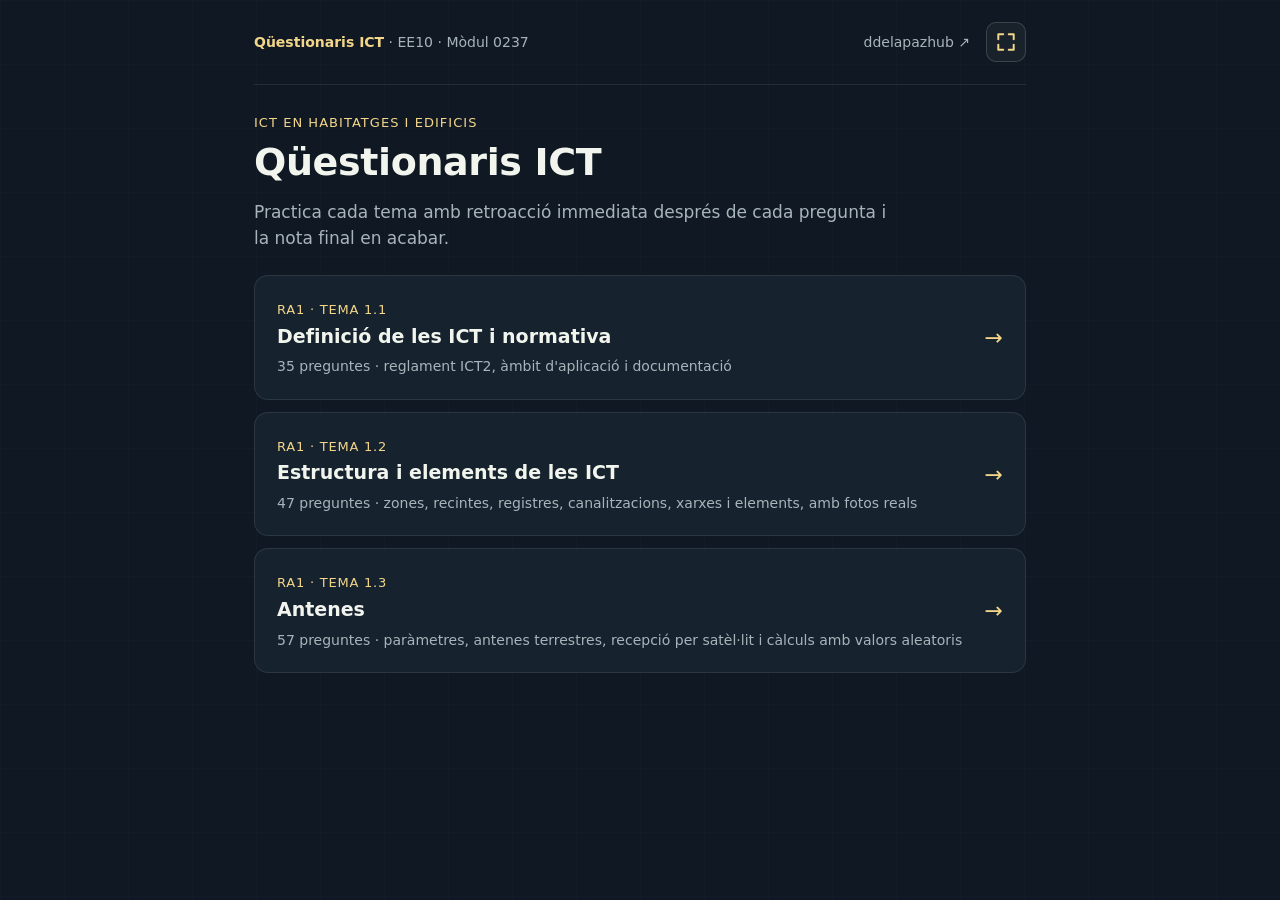
<file: index.html>
<!DOCTYPE html>
<html lang="ca">
<head>
  <meta charset="UTF-8">
  <meta name="viewport" content="width=device-width, initial-scale=1">
  <meta name="theme-color" content="#101923">
  <title>Qüestionaris ICT · Mòdul 0237</title>
  <link rel="stylesheet" href="assets/quiz.css">
</head>
<body>
  <div class="shell">
    <header class="top">
      <span class="crumb"><b>Qüestionaris ICT</b> · EE10 · Mòdul 0237</span>
      <div class="header-end">
        <a class="crumb" href="https://ddelapaz1.github.io/#modul-0237">ddelapazhub ↗</a>
        <button type="button" id="btn-fs" class="fs-btn" aria-label="Pantalla completa" title="Pantalla completa (F)" hidden>
          <svg class="fs-on" viewBox="0 0 20 20" fill="none" stroke="currentColor" stroke-width="1.8" stroke-linecap="round" stroke-linejoin="round" aria-hidden="true"><path d="M3 7.5V3h4.5M12.5 3H17v4.5M17 12.5V17h-4.5M7.5 17H3v-4.5"/></svg>
          <svg class="fs-off" viewBox="0 0 20 20" fill="none" stroke="currentColor" stroke-width="1.8" stroke-linecap="round" stroke-linejoin="round" aria-hidden="true"><path d="M7.5 3v4.5H3M17 7.5h-4.5V3M12.5 17v-4.5H17M3 12.5h4.5V17"/></svg>
        </button>
      </div>
    </header>
    <main>
      <p class="eyebrow">ICT en habitatges i edificis</p>
      <h1>Qüestionaris ICT</h1>
      <p class="lead">Practica cada tema amb retroacció immediata després de cada pregunta i la nota final en acabar.</p>

      <!-- Afegeix aquí un <li> per cada qüestionari nou (carpeta + data/*.js). -->
      <ul class="quiz-list">
        <li>
          <a href="t1-1-normativa/">
            <div>
              <span class="ra">RA1 · Tema 1.1</span>
              <h2>Definició de les ICT i normativa</h2>
              <span class="meta">35 preguntes · reglament ICT2, àmbit d'aplicació i documentació</span>
            </div>
            <span class="arrow" aria-hidden="true">→</span>
          </a>
        </li>
        <li>
          <a href="t1-2-estructura/">
            <div>
              <span class="ra">RA1 · Tema 1.2</span>
              <h2>Estructura i elements de les ICT</h2>
              <span class="meta">47 preguntes · zones, recintes, registres, canalitzacions, xarxes i elements, amb fotos reals</span>
            </div>
            <span class="arrow" aria-hidden="true">→</span>
          </a>
        </li>
        <li>
          <a href="t1-3-antenes/">
            <div>
              <span class="ra">RA1 · Tema 1.3</span>
              <h2>Antenes</h2>
              <span class="meta">57 preguntes · paràmetres, antenes terrestres, recepció per satèl·lit i càlculs amb valors aleatoris</span>
            </div>
            <span class="arrow" aria-hidden="true">→</span>
          </a>
        </li>
      </ul>
    </main>
  </div>
  <script src="assets/fullscreen.js"></script>
</body>
</html>
</file>
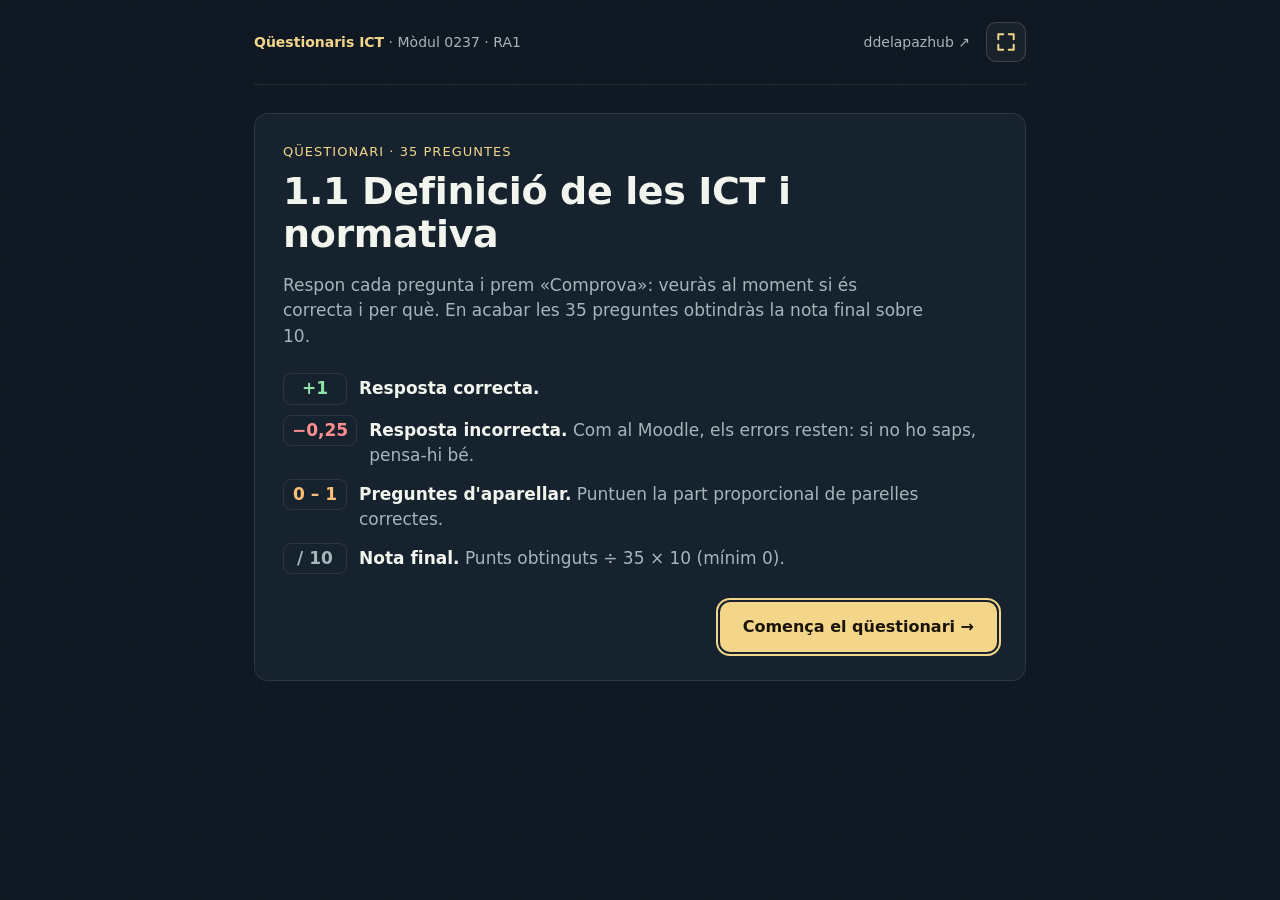
<file: t1-1-normativa/index.html>
<!DOCTYPE html>
<html lang="ca">
<head>
  <meta charset="UTF-8">
  <meta name="viewport" content="width=device-width, initial-scale=1">
  <meta name="theme-color" content="#101923">
  <title>Qüestionari ICT · 1.1 Definició de les ICT i normativa</title>
  <link rel="stylesheet" href="../assets/quiz.css">
</head>
<body>
  <div class="shell">
    <header class="top">
      <a class="crumb" href="../"><b>Qüestionaris ICT</b> · Mòdul 0237 · RA1</a>
      <div class="header-end">
        <a class="crumb" href="https://ddelapaz1.github.io/#modul-0237">ddelapazhub ↗</a>
        <button type="button" id="btn-fs" class="fs-btn" aria-label="Pantalla completa" title="Pantalla completa (F)" hidden>
          <svg class="fs-on" viewBox="0 0 20 20" fill="none" stroke="currentColor" stroke-width="1.8" stroke-linecap="round" stroke-linejoin="round" aria-hidden="true"><path d="M3 7.5V3h4.5M12.5 3H17v4.5M17 12.5V17h-4.5M7.5 17H3v-4.5"/></svg>
          <svg class="fs-off" viewBox="0 0 20 20" fill="none" stroke="currentColor" stroke-width="1.8" stroke-linecap="round" stroke-linejoin="round" aria-hidden="true"><path d="M7.5 3v4.5H3M17 7.5h-4.5V3M12.5 17v-4.5H17M3 12.5h4.5V17"/></svg>
        </button>
      </div>
    </header>
    <main id="app" aria-live="polite">
      <noscript>Cal activar JavaScript per fer el qüestionari.</noscript>
    </main>
  </div>
  <script src="../data/t1-1-normativa.js"></script>
  <script src="../assets/quiz.js"></script>
  <script src="../assets/fullscreen.js"></script>
</body>
</html>
</file>
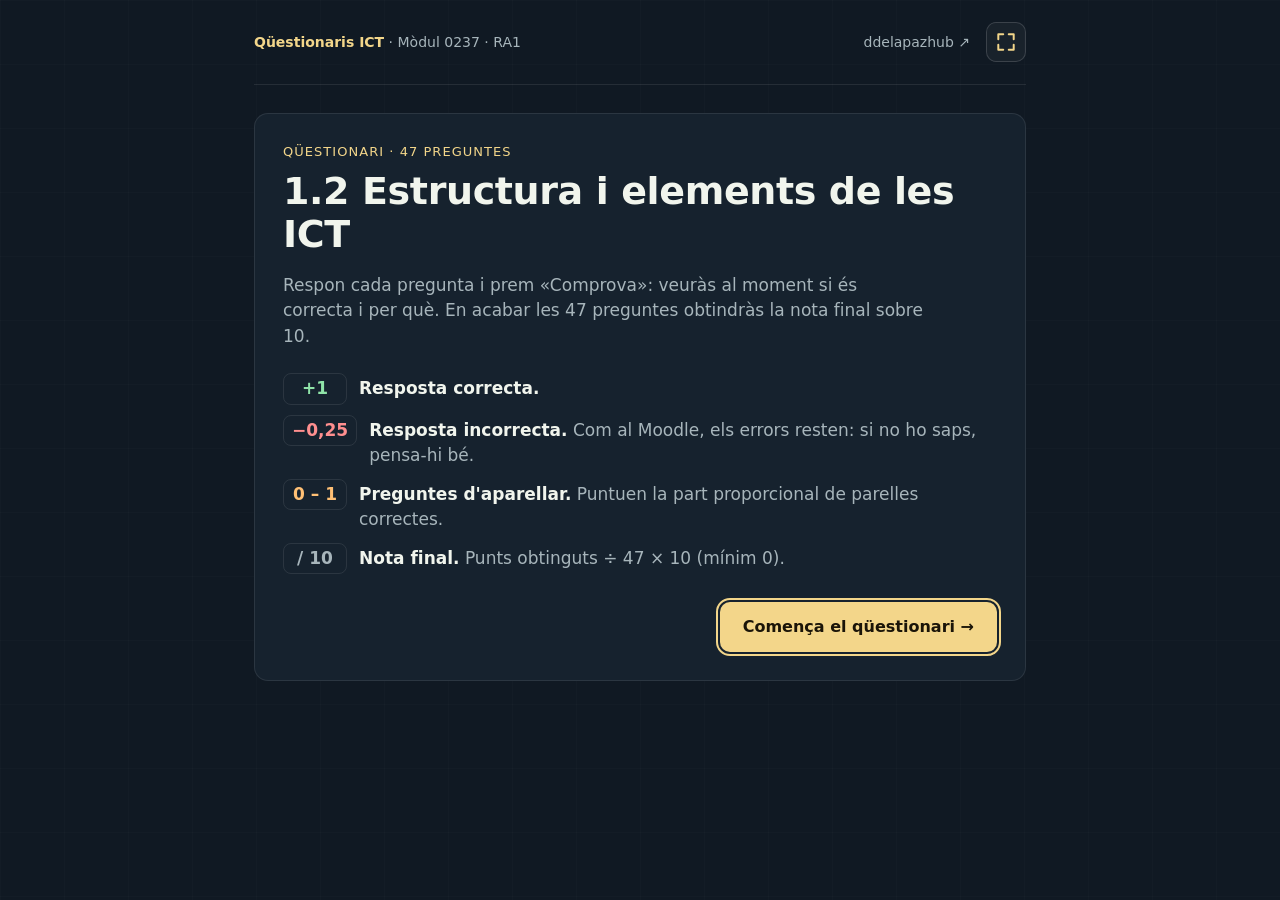
<file: t1-2-estructura/index.html>
<!DOCTYPE html>
<html lang="ca">
<head>
  <meta charset="UTF-8">
  <meta name="viewport" content="width=device-width, initial-scale=1">
  <meta name="theme-color" content="#101923">
  <title>Qüestionari ICT · 1.2 Estructura i elements de les ICT</title>
  <link rel="stylesheet" href="../assets/quiz.css">
</head>
<body>
  <div class="shell">
    <header class="top">
      <a class="crumb" href="../"><b>Qüestionaris ICT</b> · Mòdul 0237 · RA1</a>
      <div class="header-end">
        <a class="crumb" href="https://ddelapaz1.github.io/#modul-0237">ddelapazhub ↗</a>
        <button type="button" id="btn-fs" class="fs-btn" aria-label="Pantalla completa" title="Pantalla completa (F)" hidden>
          <svg class="fs-on" viewBox="0 0 20 20" fill="none" stroke="currentColor" stroke-width="1.8" stroke-linecap="round" stroke-linejoin="round" aria-hidden="true"><path d="M3 7.5V3h4.5M12.5 3H17v4.5M17 12.5V17h-4.5M7.5 17H3v-4.5"/></svg>
          <svg class="fs-off" viewBox="0 0 20 20" fill="none" stroke="currentColor" stroke-width="1.8" stroke-linecap="round" stroke-linejoin="round" aria-hidden="true"><path d="M7.5 3v4.5H3M17 7.5h-4.5V3M12.5 17v-4.5H17M3 12.5h4.5V17"/></svg>
        </button>
      </div>
    </header>
    <main id="app" aria-live="polite">
      <noscript>Cal activar JavaScript per fer el qüestionari.</noscript>
    </main>
  </div>
  <script src="../data/t1-2-estructura.js"></script>
  <script src="../assets/quiz.js"></script>
  <script src="../assets/fullscreen.js"></script>
</body>
</html>
</file>
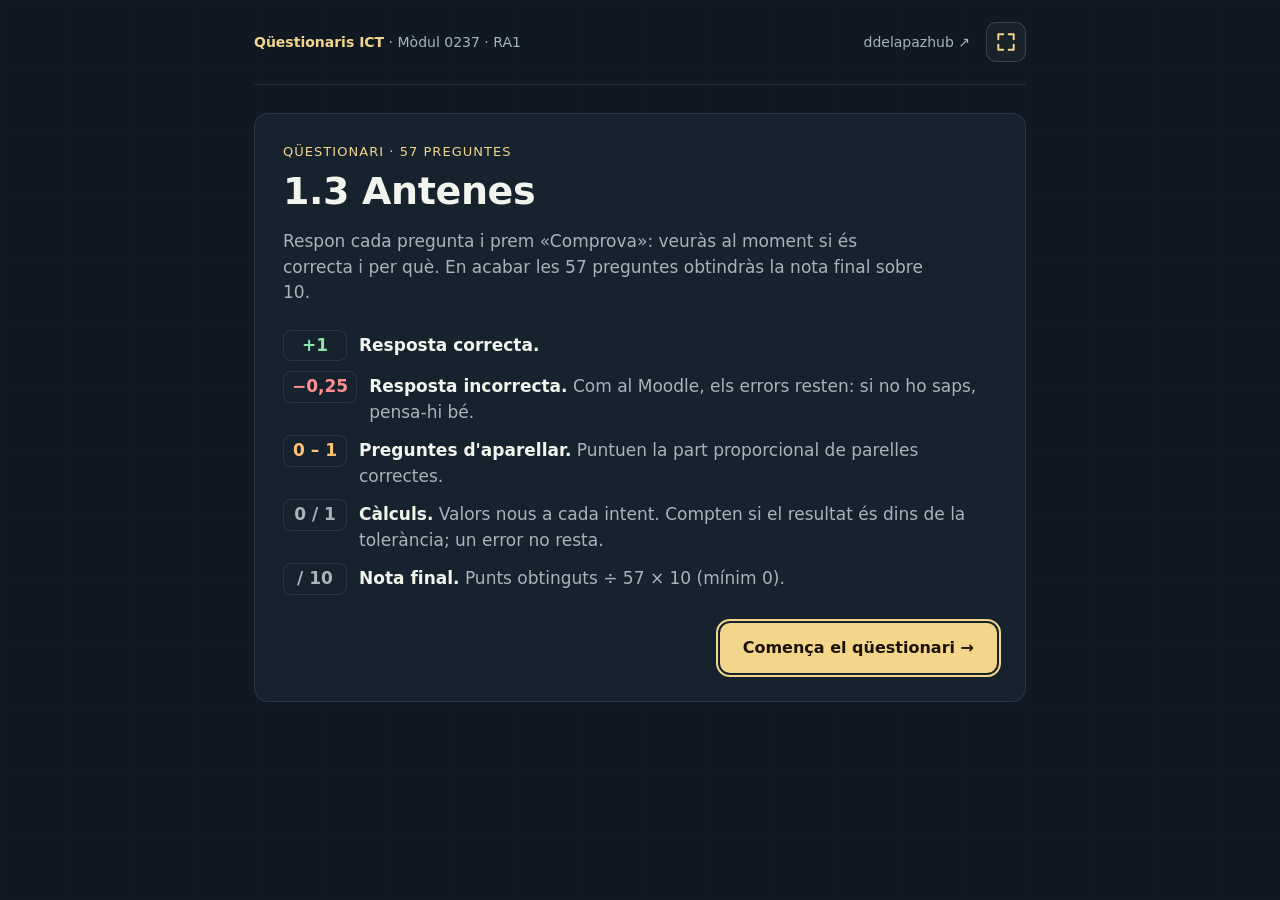
<file: t1-3-antenes/index.html>
<!DOCTYPE html>
<html lang="ca">
<head>
  <meta charset="UTF-8">
  <meta name="viewport" content="width=device-width, initial-scale=1">
  <meta name="theme-color" content="#101923">
  <title>Qüestionari ICT · 1.3 Antenes</title>
  <link rel="stylesheet" href="../assets/quiz.css">
</head>
<body>
  <div class="shell">
    <header class="top">
      <a class="crumb" href="../"><b>Qüestionaris ICT</b> · Mòdul 0237 · RA1</a>
      <div class="header-end">
        <a class="crumb" href="https://ddelapaz1.github.io/#modul-0237">ddelapazhub ↗</a>
        <button type="button" id="btn-fs" class="fs-btn" aria-label="Pantalla completa" title="Pantalla completa (F)" hidden>
          <svg class="fs-on" viewBox="0 0 20 20" fill="none" stroke="currentColor" stroke-width="1.8" stroke-linecap="round" stroke-linejoin="round" aria-hidden="true"><path d="M3 7.5V3h4.5M12.5 3H17v4.5M17 12.5V17h-4.5M7.5 17H3v-4.5"/></svg>
          <svg class="fs-off" viewBox="0 0 20 20" fill="none" stroke="currentColor" stroke-width="1.8" stroke-linecap="round" stroke-linejoin="round" aria-hidden="true"><path d="M7.5 3v4.5H3M17 7.5h-4.5V3M12.5 17v-4.5H17M3 12.5h4.5V17"/></svg>
        </button>
      </div>
    </header>
    <main id="app" aria-live="polite">
      <noscript>Cal activar JavaScript per fer el qüestionari.</noscript>
    </main>
  </div>
  <script src="../data/t1-3-antenes.js"></script>
  <script src="../assets/quiz.js"></script>
  <script src="../assets/fullscreen.js"></script>
</body>
</html>
</file>
<file: assets/quiz.css>
:root {
  color-scheme: dark;
  --bg: #101923;
  --panel: #16222e;
  --panel-2: #1b2a37;
  --line: #ffffff17;
  --text: #f1f5ed;
  --muted: #a7b5bb;
  --accent: #f3d68a;
  --ok: #8fe3a8;
  --ok-bg: #8fe3a814;
  --ko: #ff8f8f;
  --ko-bg: #ff8f8f14;
  --part: #ffc075;
  --radius: 14px;
}

* { box-sizing: border-box; }

html { -webkit-text-size-adjust: 100%; }

body {
  margin: 0;
  min-height: 100vh;
  font-family: system-ui, -apple-system, "Segoe UI", sans-serif;
  font-size: 17px;
  line-height: 1.5;
  background: var(--bg);
  color: var(--text);
}

body::before {
  content: "";
  position: fixed;
  inset: 0;
  pointer-events: none;
  background-image:
    linear-gradient(#ffffff04 1px, transparent 1px),
    linear-gradient(90deg, #ffffff04 1px, transparent 1px);
  background-size: 64px 64px;
}

.shell {
  position: relative;
  max-width: 820px;
  margin: 0 auto;
  padding: 0 24px 64px;
}

header.top {
  display: flex;
  align-items: center;
  justify-content: space-between;
  gap: 16px;
  padding: 22px 0;
  border-bottom: 1px solid var(--line);
  margin-bottom: 28px;
}

.crumb { color: var(--muted); font-size: 14px; text-decoration: none; }
.crumb:hover { color: var(--text); }
.crumb b { color: var(--accent); font-weight: 600; }

.header-end { display: flex; align-items: center; gap: 16px; flex: none; }

.fs-btn {
  display: grid;
  place-items: center;
  width: 40px;
  height: 40px;
  padding: 0;
  border-radius: 10px;
  border: 1px solid #ffffff25;
  background: #ffffff0a;
  color: var(--accent);
  cursor: pointer;
  transition: background .2s, border-color .2s;
}
.fs-btn:hover { background: #ffffff18; border-color: #ffffff45; }
.fs-btn:focus-visible { outline: 2px solid var(--accent); outline-offset: 3px; }
.fs-btn svg { width: 22px; height: 22px; }
.fs-btn[hidden], .fs-btn .fs-off, .fs-btn.is-fs .fs-on { display: none; }
.fs-btn.is-fs .fs-off { display: block; }

.eyebrow {
  font-size: 13px;
  letter-spacing: .08em;
  text-transform: uppercase;
  color: var(--accent);
  margin: 0 0 8px;
}

h1 { font-size: clamp(26px, 5vw, 38px); line-height: 1.15; margin: 0 0 16px; letter-spacing: -.01em; }
h2 { font-size: 21px; line-height: 1.35; margin: 0 0 20px; font-weight: 600; }

.lead { color: var(--muted); margin: 0 0 24px; max-width: 60ch; }

.card {
  background: var(--panel);
  border: 1px solid var(--line);
  border-radius: var(--radius);
  padding: 28px;
}

.rules { margin: 0 0 28px; padding: 0; list-style: none; display: grid; gap: 10px; }
.rules li { display: flex; gap: 12px; align-items: baseline; color: var(--muted); }
.rules li b { color: var(--text); font-weight: 600; }
.rules .k {
  flex: none;
  min-width: 64px;
  text-align: center;
  font-variant-numeric: tabular-nums;
  font-weight: 700;
  padding: 2px 8px;
  border-radius: 8px;
  border: 1px solid var(--line);
}
.rules .k.ok { color: var(--ok); }
.rules .k.ko { color: var(--ko); }
.rules .k.part { color: var(--part); }

.btn {
  font: inherit;
  font-weight: 600;
  font-size: 16px;
  border: 1px solid transparent;
  border-radius: 10px;
  padding: 12px 22px;
  cursor: pointer;
  background: var(--accent);
  color: #1a1408;
  transition: filter .15s, transform .1s, opacity .15s;
}
.btn:hover:not(:disabled) { filter: brightness(1.08); }
.btn:active:not(:disabled) { transform: translateY(1px); }
.btn:disabled { opacity: .35; cursor: not-allowed; }
.btn.ghost { background: transparent; color: var(--text); border-color: var(--line); }
.btn.ghost:hover { border-color: #ffffff40; }
.btn:focus-visible, .opt:focus-visible, select:focus-visible { outline: 2px solid var(--accent); outline-offset: 2px; }

/* progrés */
.progress { display: flex; align-items: center; gap: 14px; margin-bottom: 20px; font-size: 14px; color: var(--muted); }
.progress .bar { flex: 1; height: 6px; background: #ffffff10; border-radius: 99px; overflow: hidden; }
.progress .fill { height: 100%; width: 0; background: var(--accent); border-radius: 99px; transition: width .3s ease; }
.progress .num { font-variant-numeric: tabular-nums; white-space: nowrap; }
.progress .num b { color: var(--text); }

/* imatge de la pregunta */
.qimg { margin: 0 0 20px; }
.qimg .frame { position: relative; width: fit-content; max-width: 100%; margin: 0 auto; }
.qimg img { display: block; max-width: 100%; max-height: 420px; border-radius: 10px; background: #fff; }
.qimg .marker {
  position: absolute;
  /* s'encongeix en pantalles estretes perquè les caselles properes no se superposin */
  min-width: clamp(14px, 4vw, 26px);
  height: clamp(14px, 4vw, 26px);
  padding: 0 clamp(2px, 1vw, 6px);
  display: grid;
  place-items: center;
  border-radius: 99px;
  background: var(--accent);
  color: #1a1408;
  font-size: clamp(9px, 2.6vw, 14px);
  font-weight: 700;
  box-shadow: 0 1px 4px #0006;
}

/* opcions */
.opts { display: grid; gap: 10px; margin: 0 0 22px; padding: 0; list-style: none; }

.opt {
  width: 100%;
  display: flex;
  gap: 14px;
  align-items: flex-start;
  text-align: left;
  font: inherit;
  color: var(--text);
  background: var(--panel-2);
  border: 1px solid var(--line);
  border-radius: 12px;
  padding: 14px 16px;
  cursor: pointer;
  transition: border-color .15s, background .15s;
}
.opt:hover:not(:disabled) { border-color: #ffffff40; }
.opt .letter {
  flex: none;
  width: 28px;
  height: 28px;
  display: grid;
  place-items: center;
  border-radius: 50%;
  border: 1px solid #ffffff30;
  font-size: 14px;
  font-weight: 600;
  color: var(--muted);
}
.opt[aria-pressed="true"] { border-color: var(--accent); background: #f3d68a10; }
.opt[aria-pressed="true"] .letter { background: var(--accent); color: #1a1408; border-color: var(--accent); }
.opt:disabled { cursor: default; }
.opt.is-correct { border-color: var(--ok); background: var(--ok-bg); }
.opt.is-correct .letter { background: var(--ok); color: #0b1f12; border-color: var(--ok); }
.opt.is-wrong { border-color: var(--ko); background: var(--ko-bg); }
.opt.is-wrong .letter { background: var(--ko); color: #2a0b0b; border-color: var(--ko); }
.opt.is-dim { opacity: .5; }

/* aparellament */
.match { display: grid; gap: 12px; margin: 0 0 22px; }
.match-row {
  display: grid;
  grid-template-columns: minmax(130px, 1fr) 2.4fr;
  gap: 10px 16px;
  align-items: center;
  background: var(--panel-2);
  border: 1px solid var(--line);
  border-radius: 12px;
  padding: 12px 14px;
}
.match-row .term { font-weight: 600; }
.match-row select {
  width: 100%;
  font: inherit;
  font-size: 15px;
  color: var(--text);
  background: var(--bg);
  border: 1px solid #ffffff25;
  border-radius: 8px;
  padding: 9px 10px;
}
.match-row select:disabled { opacity: 1; }
.match-row.is-correct { border-color: var(--ok); background: var(--ok-bg); }
.match-row.is-wrong { border-color: var(--ko); background: var(--ko-bg); }
.match-row .fix { grid-column: 2; font-size: 14px; color: var(--ok); }
.match-row .fix::before { content: "✓ Correcta: "; font-weight: 600; }

/* càlcul */
.calc { margin: 0 0 22px; }
.calc-row { display: flex; align-items: center; gap: 10px; }
.calc input {
  width: 11ch;
  font: inherit;
  font-size: 20px;
  font-variant-numeric: tabular-nums;
  color: var(--text);
  background: var(--bg);
  border: 1px solid #ffffff25;
  border-radius: 8px;
  padding: 9px 12px;
}
.calc input:focus-visible { outline: 2px solid var(--accent); outline-offset: 2px; }
.calc input:disabled { opacity: 1; }
.calc input.is-correct { border-color: var(--ok); background: var(--ok-bg); }
.calc input.is-wrong { border-color: var(--ko); background: var(--ko-bg); }
.calc .unit { color: var(--muted); font-weight: 600; }
.calc-hint { margin: 8px 0 0; color: var(--muted); font-size: 14px; }
.calc-exp { white-space: pre-line; }

@media (max-width: 560px) {
  .shell { padding: 0 16px 48px; }
  .card { padding: 20px 16px; }
  .match-row { grid-template-columns: 1fr; }
  .match-row .fix { grid-column: 1; }
  h2 { font-size: 19px; }
}

/* retroacció */
.feedback {
  border-radius: 12px;
  padding: 16px 18px;
  margin: 0 0 22px;
  border: 1px solid var(--line);
  border-left-width: 4px;
  animation: rise .25s ease;
}
.feedback.ok { border-left-color: var(--ok); background: var(--ok-bg); }
.feedback.ko { border-left-color: var(--ko); background: var(--ko-bg); }
.feedback.part { border-left-color: var(--part); background: #ffc07514; }
.feedback .verdict { font-weight: 700; margin: 0 0 6px; display: flex; justify-content: space-between; gap: 12px; flex-wrap: wrap; }
.feedback.ok .verdict { color: var(--ok); }
.feedback.ko .verdict { color: var(--ko); }
.feedback.part .verdict { color: var(--part); }
.feedback .pts { font-variant-numeric: tabular-nums; font-weight: 600; }
.feedback p.exp { margin: 0; color: var(--text); }
.feedback .answer { margin: 0 0 8px; color: var(--muted); font-size: 15px; }
.feedback .answer b { color: var(--ok); font-weight: 600; }
.feedback .why { margin: 0 0 8px; color: var(--text); }
.feedback .why b { color: var(--ko); font-weight: 600; }

@keyframes rise { from { opacity: 0; transform: translateY(6px); } to { opacity: 1; transform: none; } }

.actions { display: flex; justify-content: flex-end; gap: 10px; flex-wrap: wrap; }
.hint { color: var(--muted); font-size: 13px; margin-right: auto; align-self: center; }
@media (hover: none) { .hint { display: none; } }

/* resultat */
.score {
  display: flex;
  align-items: baseline;
  gap: 10px;
  margin: 8px 0 6px;
  font-variant-numeric: tabular-nums;
}
.score .big { font-size: clamp(64px, 16vw, 96px); font-weight: 800; line-height: 1; letter-spacing: -.03em; }
.score .of { font-size: 24px; color: var(--muted); }
.score.pass .big { color: var(--ok); }
.score.fail .big { color: var(--ko); }
.verdict-text { font-size: 18px; margin: 0 0 24px; }

.stats { display: grid; grid-template-columns: repeat(auto-fit, minmax(130px, 1fr)); gap: 10px; margin: 0 0 28px; }
.stat { background: var(--panel-2); border: 1px solid var(--line); border-radius: 12px; padding: 12px 14px; }
.stat .n { font-size: 26px; font-weight: 700; font-variant-numeric: tabular-nums; }
.stat .l { font-size: 13px; color: var(--muted); }
.stat.ok .n { color: var(--ok); }
.stat.ko .n { color: var(--ko); }
.stat.part .n { color: var(--part); }

.review { margin: 28px 0 0; }
.review h3 { font-size: 17px; margin: 0 0 12px; }
.review details {
  background: var(--panel-2);
  border: 1px solid var(--line);
  border-left: 4px solid var(--line);
  border-radius: 10px;
  margin-bottom: 8px;
}
.review details.ok { border-left-color: var(--ok); }
.review details.ko { border-left-color: var(--ko); }
.review details.part { border-left-color: var(--part); }
.review summary { cursor: pointer; padding: 12px 14px; display: flex; gap: 10px; align-items: baseline; }
.review summary .q { flex: 1; }
.review summary .pts { font-variant-numeric: tabular-nums; color: var(--muted); font-size: 14px; white-space: nowrap; }
.review .body { padding: 0 14px 14px; font-size: 15px; color: var(--muted); }
.review .body p { margin: 0 0 8px; }
.review .body b.ok { color: var(--ok); font-weight: 600; }
.review .body b.ko { color: var(--ko); font-weight: 600; }
.review .body ul { margin: 0 0 8px; padding-left: 18px; }
.review .body .thumb { display: block; max-width: 160px; max-height: 110px; border-radius: 6px; margin: 0 0 10px; background: #fff; }

/* llista de qüestionaris */
.quiz-list { list-style: none; margin: 0; padding: 0; display: grid; gap: 12px; }
.quiz-list a {
  display: flex;
  justify-content: space-between;
  align-items: center;
  gap: 16px;
  text-decoration: none;
  color: var(--text);
  background: var(--panel);
  border: 1px solid var(--line);
  border-radius: var(--radius);
  padding: 20px 22px;
  transition: border-color .15s;
}
.quiz-list a:hover { border-color: #f3d68a80; }
.quiz-list .meta { color: var(--muted); font-size: 14px; }
.quiz-list .ra { color: var(--accent); font-size: 13px; letter-spacing: .06em; text-transform: uppercase; }
.quiz-list h2 { margin: 2px 0 4px; font-size: 19px; }
.quiz-list .arrow { font-size: 22px; color: var(--accent); }
</file>
